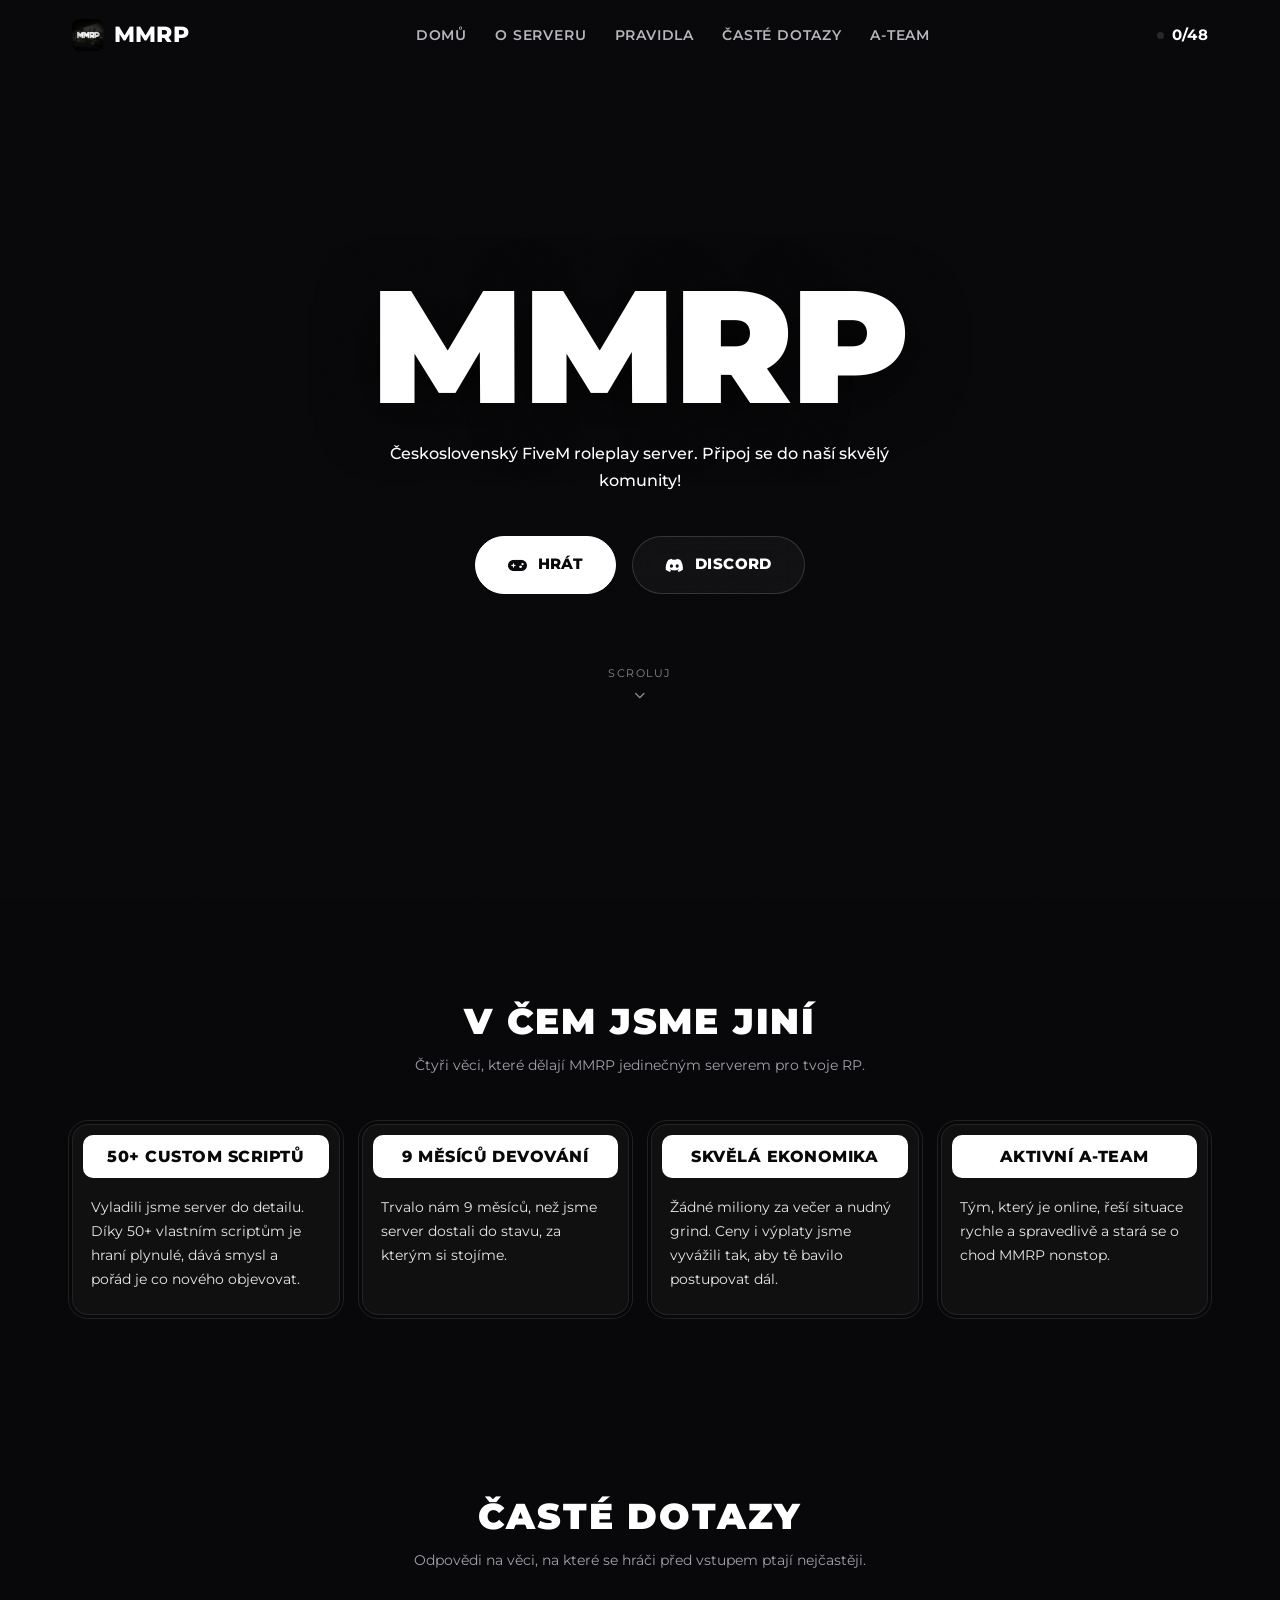
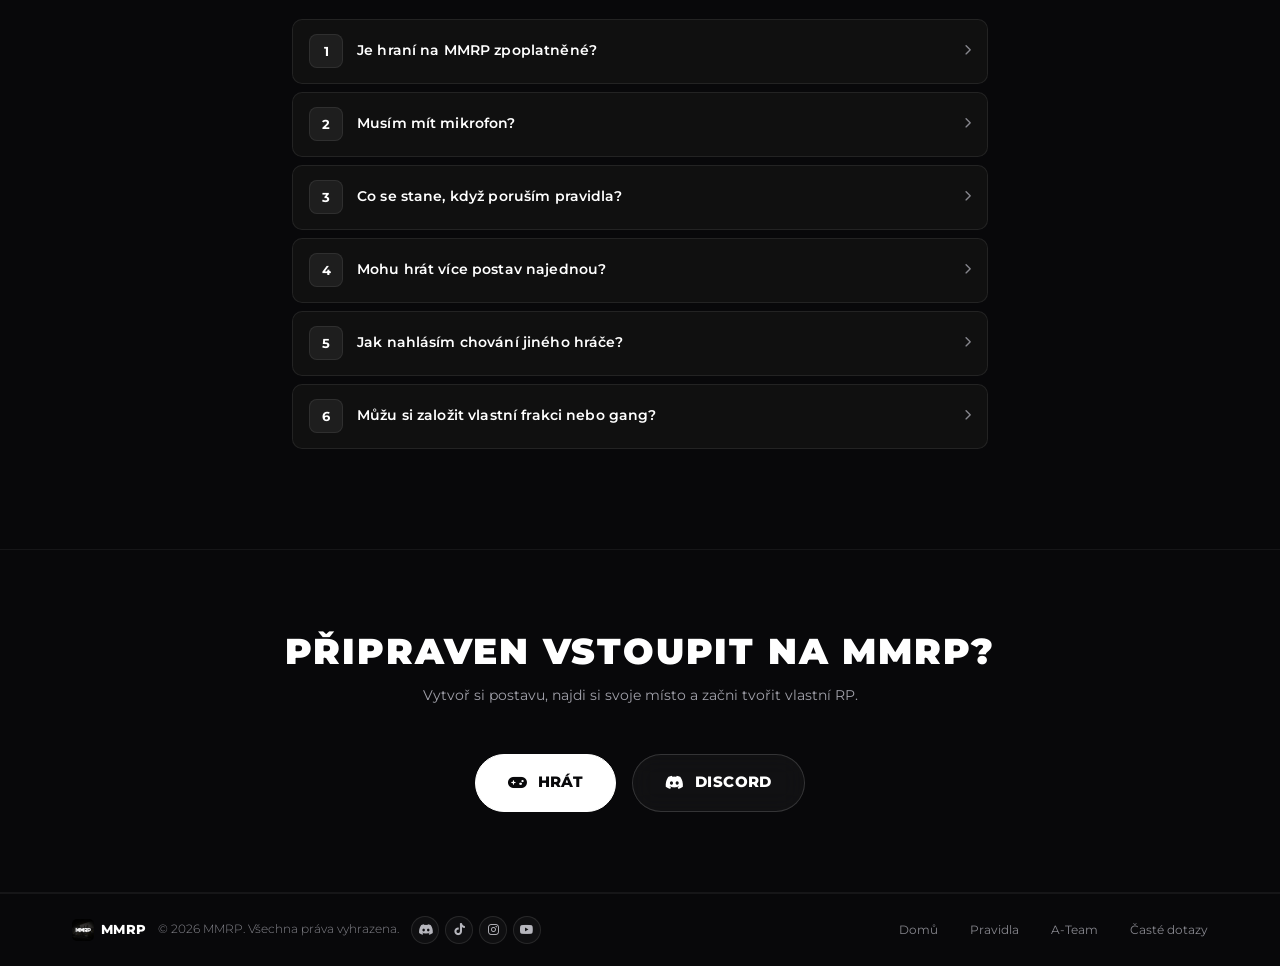
<file: index.html>
<!DOCTYPE html>
<html lang="cs">
<head>
<meta charset="UTF-8">
<meta name="viewport" content="width=device-width, initial-scale=1.0">
<title>MMRP | Československý Roleplay Server</title>
<meta name="description" content="MMRP — český FiveM roleplay server. Vlastní frakce, custom vozový park, živá ekonomika a aktivní A-Team. Vstup do temného srdce Los Santos.">

<link rel="preconnect" href="https://fonts.googleapis.com">
<link rel="preconnect" href="https://fonts.gstatic.com" crossorigin>
<link href="https://fonts.googleapis.com/css2?family=Montserrat:wght@300;400;500;700;800;900&family=JetBrains+Mono:wght@400;500;600;700&display=swap" rel="stylesheet">

<link rel="stylesheet" href="https://cdnjs.cloudflare.com/ajax/libs/font-awesome/6.5.1/css/all.min.css">
<link rel="icon" type="image/png" href="favicon.png">
<link rel="stylesheet" href="style.css">
</head>
<body>
<nav class="nav" id="nav">
  <div class="nav-inner">
    <a href="#home" class="logo">
      <img src="logo.webp" alt="" class="logo-icon">
      MMRP
    </a>

    <div class="nav-links" id="navLinks">
      <a href="#home">Domů</a>
      <a href="#o-serveru">O serveru</a>
      <a href="pravidla.html">Pravidla</a>
      <a href="#faq">Časté dotazy</a>
      <a href="tym.html">A-Team</a>
    </div>

    <div class="nav-right">
      <span class="player-count" id="playerCount">
        <span class="live-dot js-status-dot"></span><span class="js-player-count">0/48</span>
      </span>

      <button class="nav-toggle" id="navToggle" aria-label="Otevřít menu" aria-expanded="false">
        <span class="nav-toggle-bar"></span>
        <span class="nav-toggle-bar"></span>
        <span class="nav-toggle-bar"></span>
      </button>
    </div>
  </div>
</nav>

<header class="hero" id="home">
  <div class="hero-video-wrap" aria-hidden="true">
    <div class="hero-video-cover"></div>
    <video
      class="hero-video"
      src="backroundvideo.mp4"
      autoplay
      muted
      loop
      playsinline
      preload="auto"
    ></video>
  </div>

  <div class="hero-content">
    <h1 class="hero-title">MMRP</h1>
    <p class="hero-desc">
      Československý FiveM roleplay server. Připoj se do naší skvělý komunity!
    </p>

    <div class="btn-row">
      <a href="https://cfx.re/join/qqqq3jp" class="btn btn--primary">
        <i class="fa-solid fa-gamepad"></i> Hrát
      </a>
      <a href="https://discord.gg/dqZ7HvwFc6" target="_blank" rel="noopener" class="btn btn--ghost">
        <i class="fa-brands fa-discord"></i> Discord
      </a>
    </div>

    <div class="scroll-cue">
      <span>Scroluj</span>
      <i class="fa-solid fa-chevron-down"></i>
    </div>
  </div>
</header>

<section class="section section--features" id="o-serveru">
  <div class="container">
    <div class="section-head section-head--center reveal">
      <h2 class="section-title">V čem jsme jiní</h2>
      <p class="section-desc">Čtyři věci, které dělají MMRP jedinečným serverem pro tvoje RP.</p>
    </div>

    <div class="features-grid">
      <div class="glass-card feature-card reveal">
        <div class="feature-card-head">
          <h3 class="feature-title">50+ Custom scriptů</h3>
        </div>
        <p class="feature-desc">Vyladili jsme server do detailu. Díky 50+ vlastním scriptům je hraní plynulé, dává smysl a pořád je co nového objevovat.</p>
      </div>

      <div class="glass-card feature-card reveal">
        <div class="feature-card-head">
          <h3 class="feature-title">9 měsíců devování</h3>
        </div>
        <p class="feature-desc">Trvalo nám 9 měsíců, než jsme server dostali do stavu, za kterým si stojíme.</p>
      </div>

      <div class="glass-card feature-card reveal">
        <div class="feature-card-head">
          <h3 class="feature-title">Skvělá ekonomika</h3>
        </div>
        <p class="feature-desc">Žádné miliony za večer a nudný grind. Ceny i výplaty jsme vyvážili tak, aby tě bavilo postupovat dál.</p>
      </div>

      <div class="glass-card feature-card reveal">
        <div class="feature-card-head">
          <h3 class="feature-title">Aktivní A-Team</h3>
        </div>
        <p class="feature-desc">Tým, který je online, řeší situace rychle a spravedlivě a stará se o chod MMRP nonstop.</p>
      </div>
    </div>
  </div>
</section>

<section class="section section--faq" id="faq">
  <div class="container container--narrow">
    <div class="section-head section-head--center reveal">
      <h2 class="section-title">Časté dotazy</h2>
      <p class="section-desc">Odpovědi na věci, na které se hráči před vstupem ptají nejčastěji.</p>
    </div>

    <div class="faq-list reveal">
      <div class="faq-item">
        <button class="faq-question" type="button">
          <span class="faq-num">1</span>
          <span class="faq-question-text">Je hraní na MMRP zpoplatněné?</span>
          <i class="fa-solid fa-chevron-right"></i>
        </button>
        <div class="faq-answer"><div class="faq-answer-inner">Vůbec, hraní nic nestojí. Časem sice plánujeme otevřít store, ale v základu je a bude server pro všechny zdarma. Více informací máme na Discordu.</div></div>
      </div>
      <div class="faq-item">
        <button class="faq-question" type="button">
          <span class="faq-num">2</span>
          <span class="faq-question-text">Musím mít mikrofon?</span>
          <i class="fa-solid fa-chevron-right"></i>
        </button>
        <div class="faq-answer"><div class="faq-answer-inner">Ano, funkční mikrofon fakt potřebuješ. Naše RP je založené na mluvení s ostatními, takže se bez něj neobejdeš.</div></div>
      </div>
      <div class="faq-item">
        <button class="faq-question" type="button">
          <span class="faq-num">3</span>
          <span class="faq-question-text">Co se stane, když poruším pravidla?</span>
          <i class="fa-solid fa-chevron-right"></i>
        </button>
        <div class="faq-answer"><div class="faq-answer-inner">Závisí to na závažnosti přestupku. A-Tým dává podle situace warn, kick nebo ban. Přesné znění pravidel si můžeš přečíst v záložce Pravidla.</div></div>
      </div>
      <div class="faq-item">
        <button class="faq-question" type="button">
          <span class="faq-num">4</span>
          <span class="faq-question-text">Mohu hrát více postav najednou?</span>
          <i class="fa-solid fa-chevron-right"></i>
        </button>
        <div class="faq-answer"><div class="faq-answer-inner">Jo, momentálně můžeš hrát za 2 postavy najednou. Můžeš si tak zkusit třeba legál i ilegál zároveň.</div></div>
      </div>
      <div class="faq-item">
        <button class="faq-question" type="button">
          <span class="faq-num">5</span>
          <span class="faq-question-text">Jak nahlásím chování jiného hráče?</span>
          <i class="fa-solid fa-chevron-right"></i>
        </button>
        <div class="faq-answer"><div class="faq-answer-inner">Jednoduše přes ticket. Otevři si ho buď přímo na serveru, nebo na Discordu, popiš situaci a A-Tým se ti na to podívá.</div></div>
      </div>
      <div class="faq-item">
        <button class="faq-question" type="button">
          <span class="faq-num">6</span>
          <span class="faq-question-text">Můžu si založit vlastní frakci nebo gang?</span>
          <i class="fa-solid fa-chevron-right"></i>
        </button>
        <div class="faq-answer"><div class="faq-answer-inner">Jasně! Podmínkou ale je, abys měl ty i tvoji lidi schválený whitelist. Ať už chceš vlastní frakci založit, nebo se k někomu přidat. Víc info máme na Discordu.</div></div>
      </div>
    </div>
  </div>
</section>

<section class="cta-band">
  <div class="container">
    <div class="section-head reveal">
      <h2 class="section-title">Připraven vstoupit na MMRP?</h2>
      <p class="section-desc">Vytvoř si postavu, najdi si svoje místo a začni tvořit vlastní RP.</p>
    </div>
    <div class="btn-row reveal">
      <a href="https://cfx.re/join/qqqq3jp" class="btn btn--primary">
        <i class="fa-solid fa-gamepad"></i> Hrát
      </a>
      <a href="https://discord.gg/dqZ7HvwFc6" target="_blank" rel="noopener" class="btn btn--ghost">
        <i class="fa-brands fa-discord"></i> Discord
      </a>
    </div>
  </div>
</section>

<footer class="footer">
  <div class="container">
    <div class="footer-bar">
      <div class="footer-brand">
        <a href="#home" class="footer-logo">
          <img src="logo.webp" alt="" class="logo-icon">
          <span>MMRP</span>
        </a>
        <span class="footer-copy">&copy; <span id="year"></span> MMRP. Všechna práva vyhrazena.</span>
        <div class="footer-socials">
          <a href="https://discord.gg/dqZ7HvwFc6" target="_blank" rel="noopener" aria-label="Discord"><i class="fa-brands fa-discord"></i></a>
          <a href="https://www.tiktok.com/@mmrp.server" target="_blank" rel="noopener" aria-label="TikTok"><i class="fa-brands fa-tiktok"></i></a>
          <a href="https://www.instagram.com/mmrp.server" target="_blank" rel="noopener" aria-label="Instagram"><i class="fa-brands fa-instagram"></i></a>
          <a href="https://youtube.com/@mmrp.server" target="_blank" rel="noopener" aria-label="YouTube"><i class="fa-brands fa-youtube"></i></a>
        </div>
      </div>
      <nav class="footer-bar-links" aria-label="Patička">
        <a href="#home">Domů</a>
        <a href="pravidla.html">Pravidla</a>
        <a href="tym.html">A-Team</a>
        <a href="#faq">Časté dotazy</a>
      </nav>
    </div>
  </div>
</footer>

<script src="script.js" defer></script>
</body>
</html>
</file>
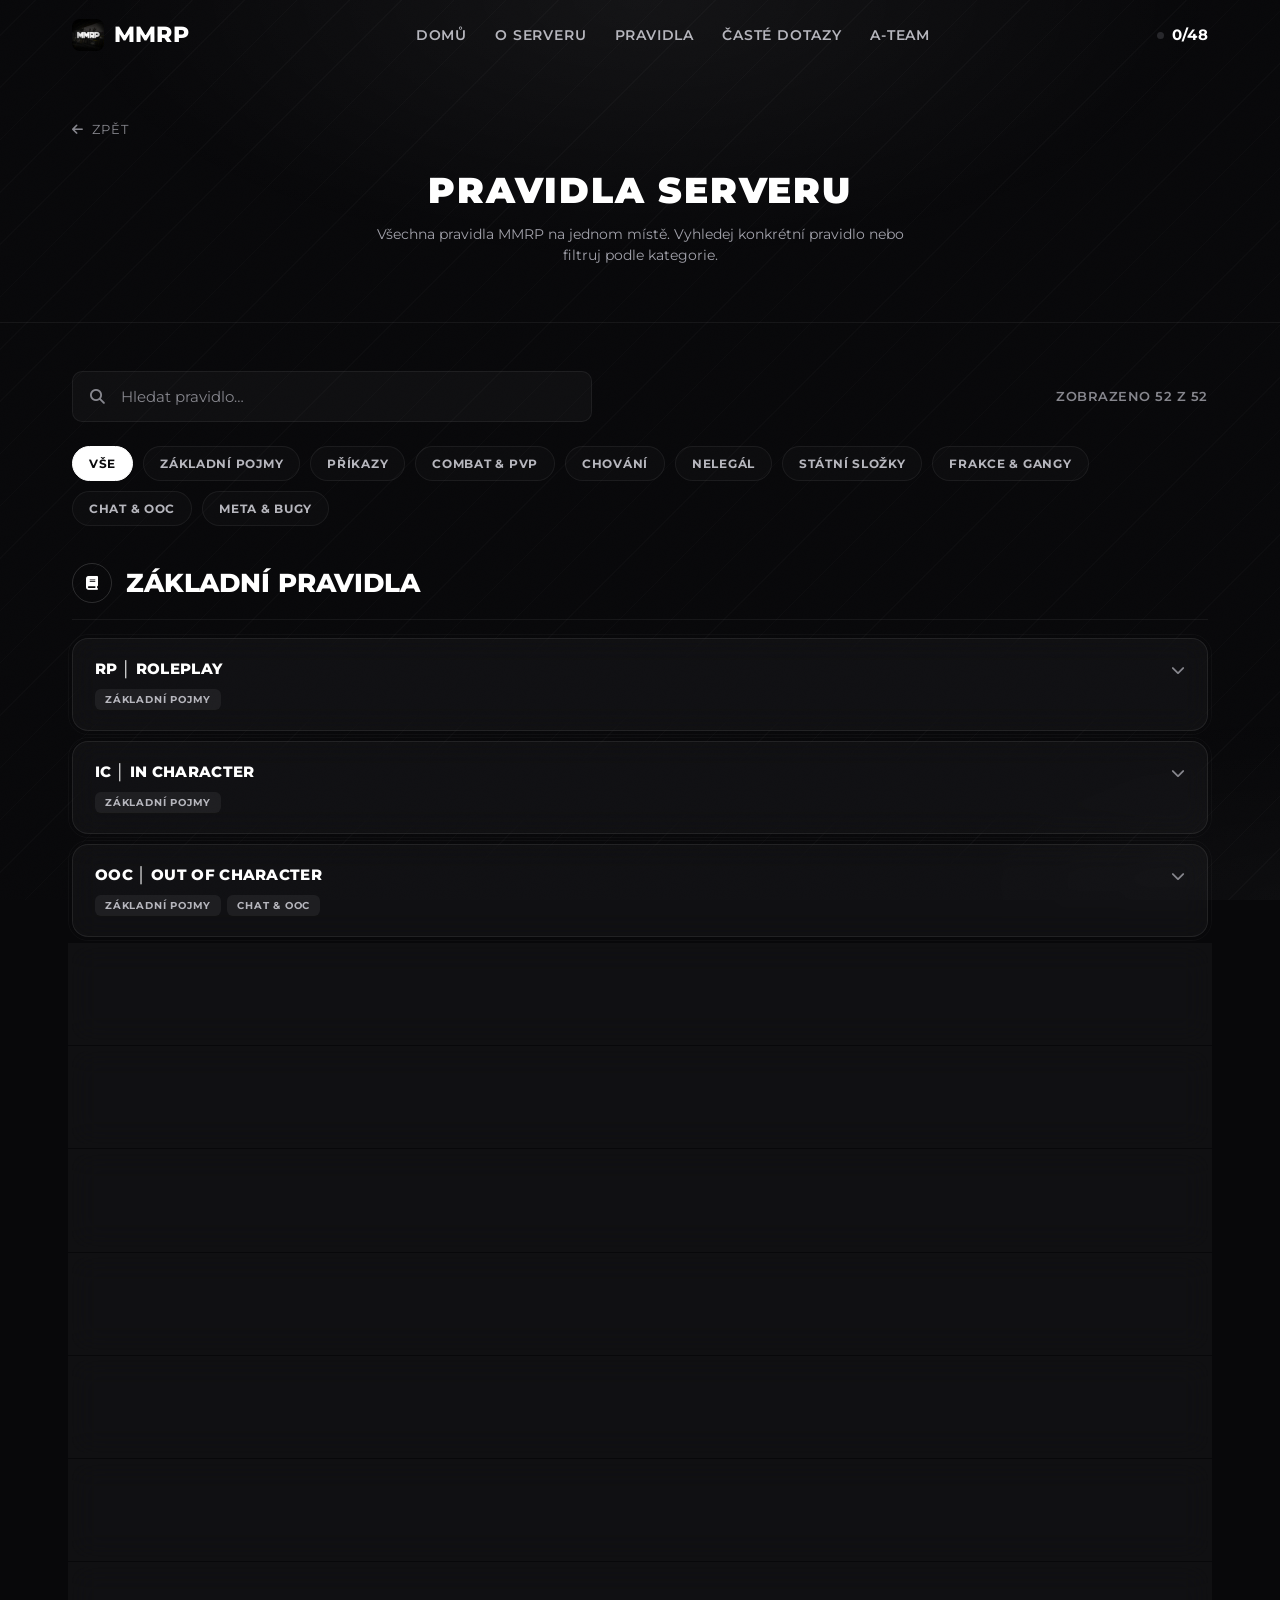
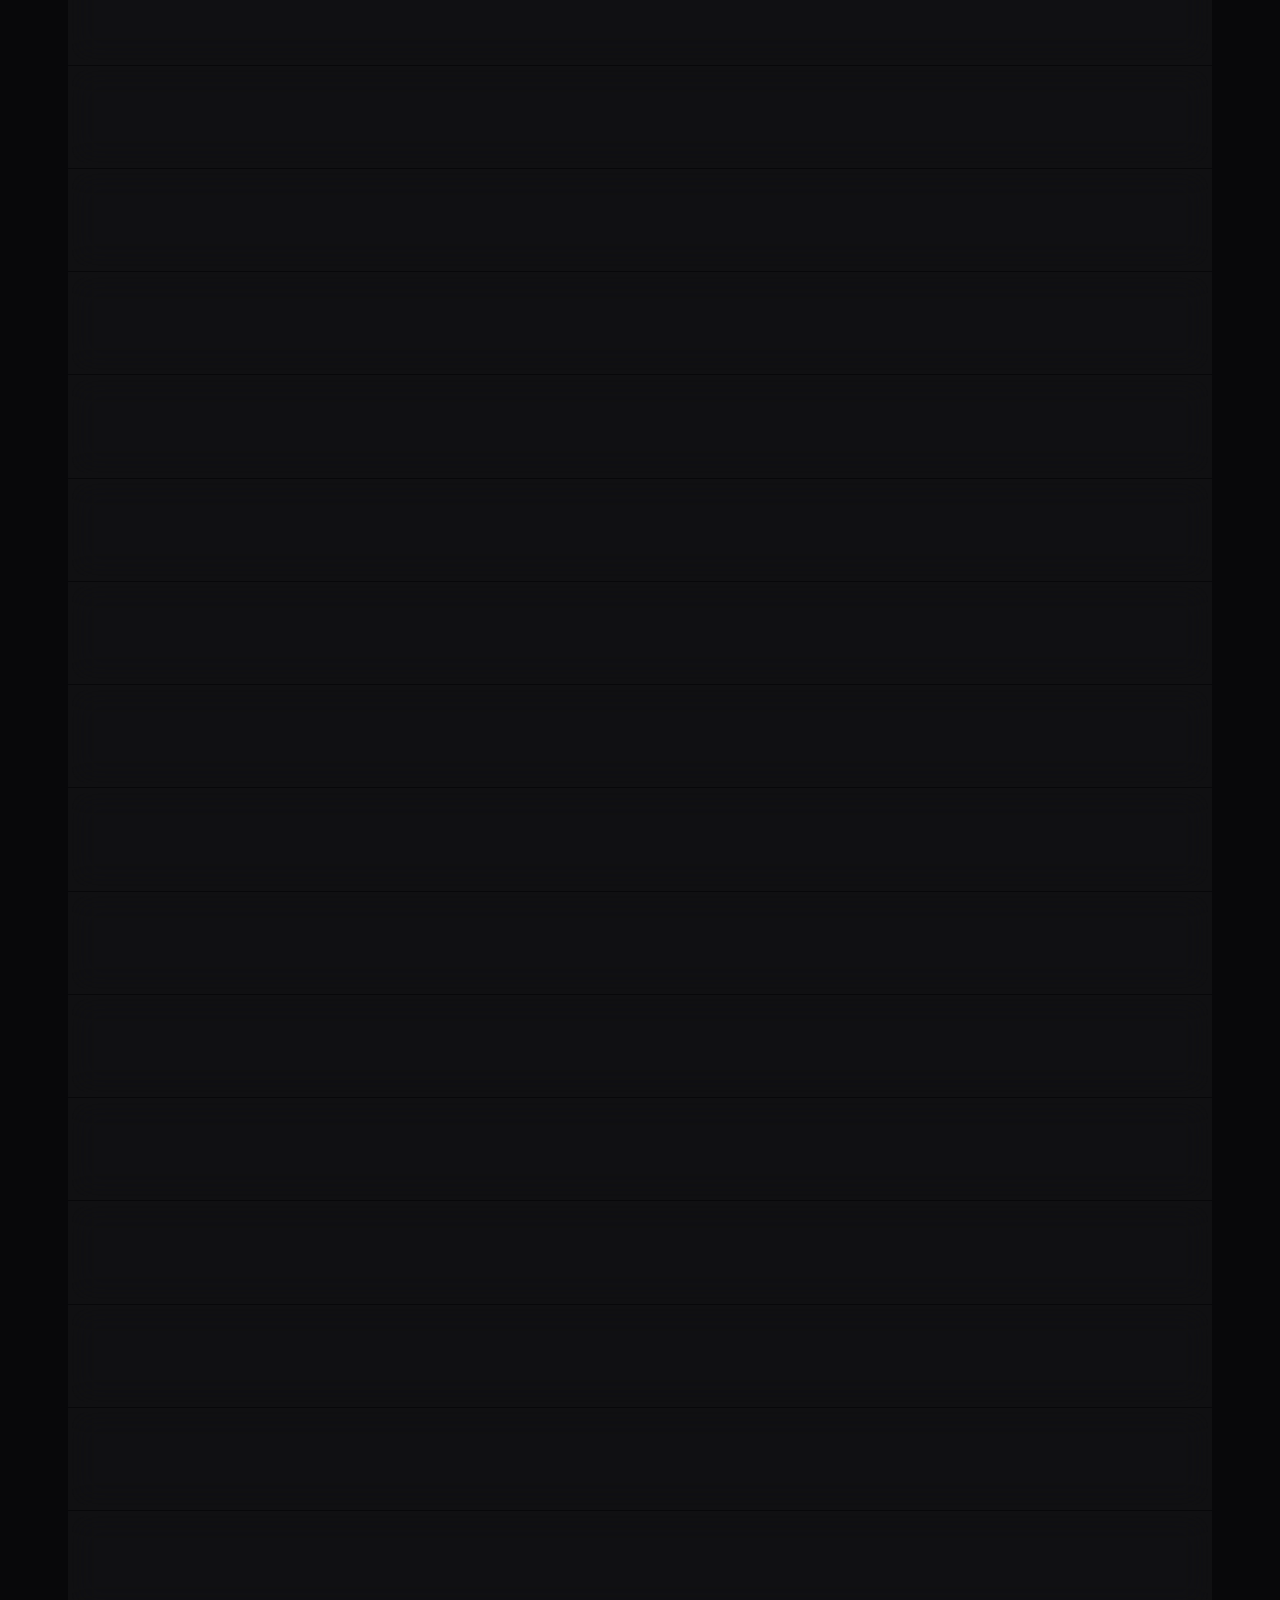
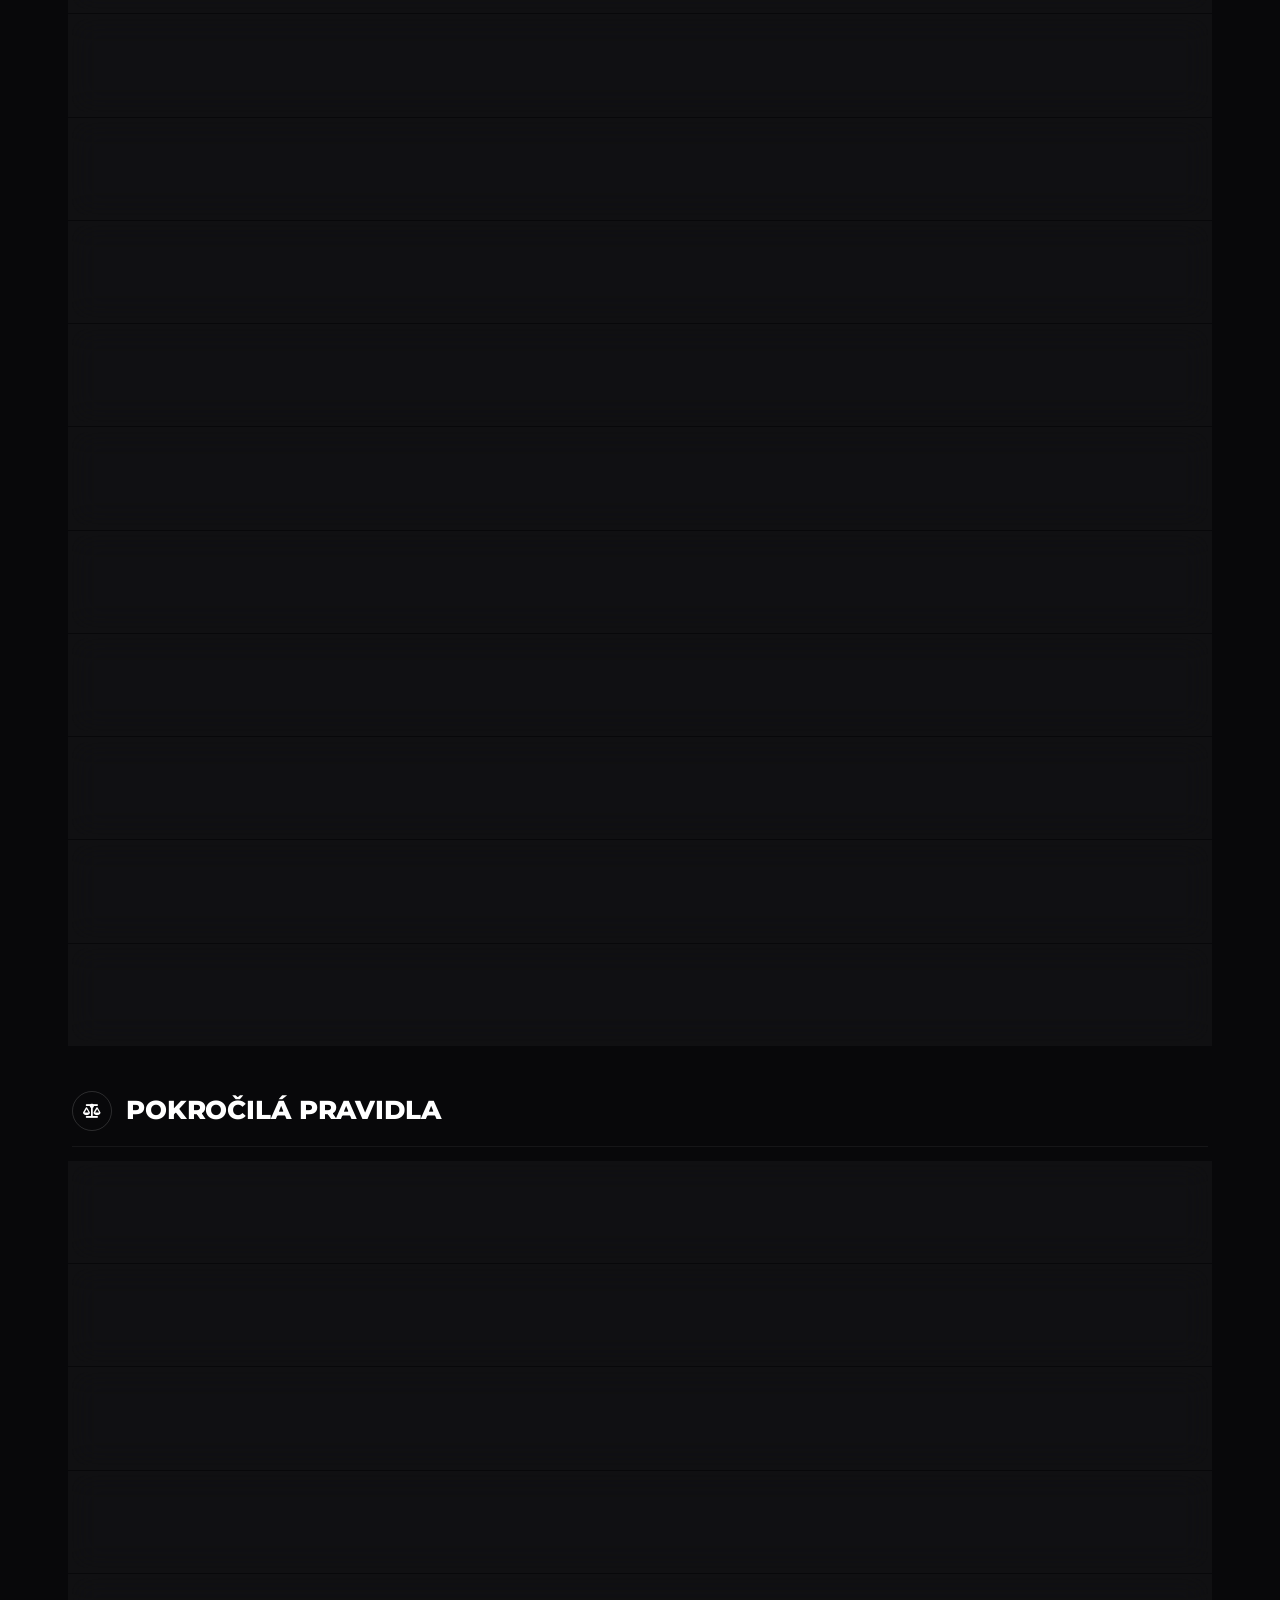
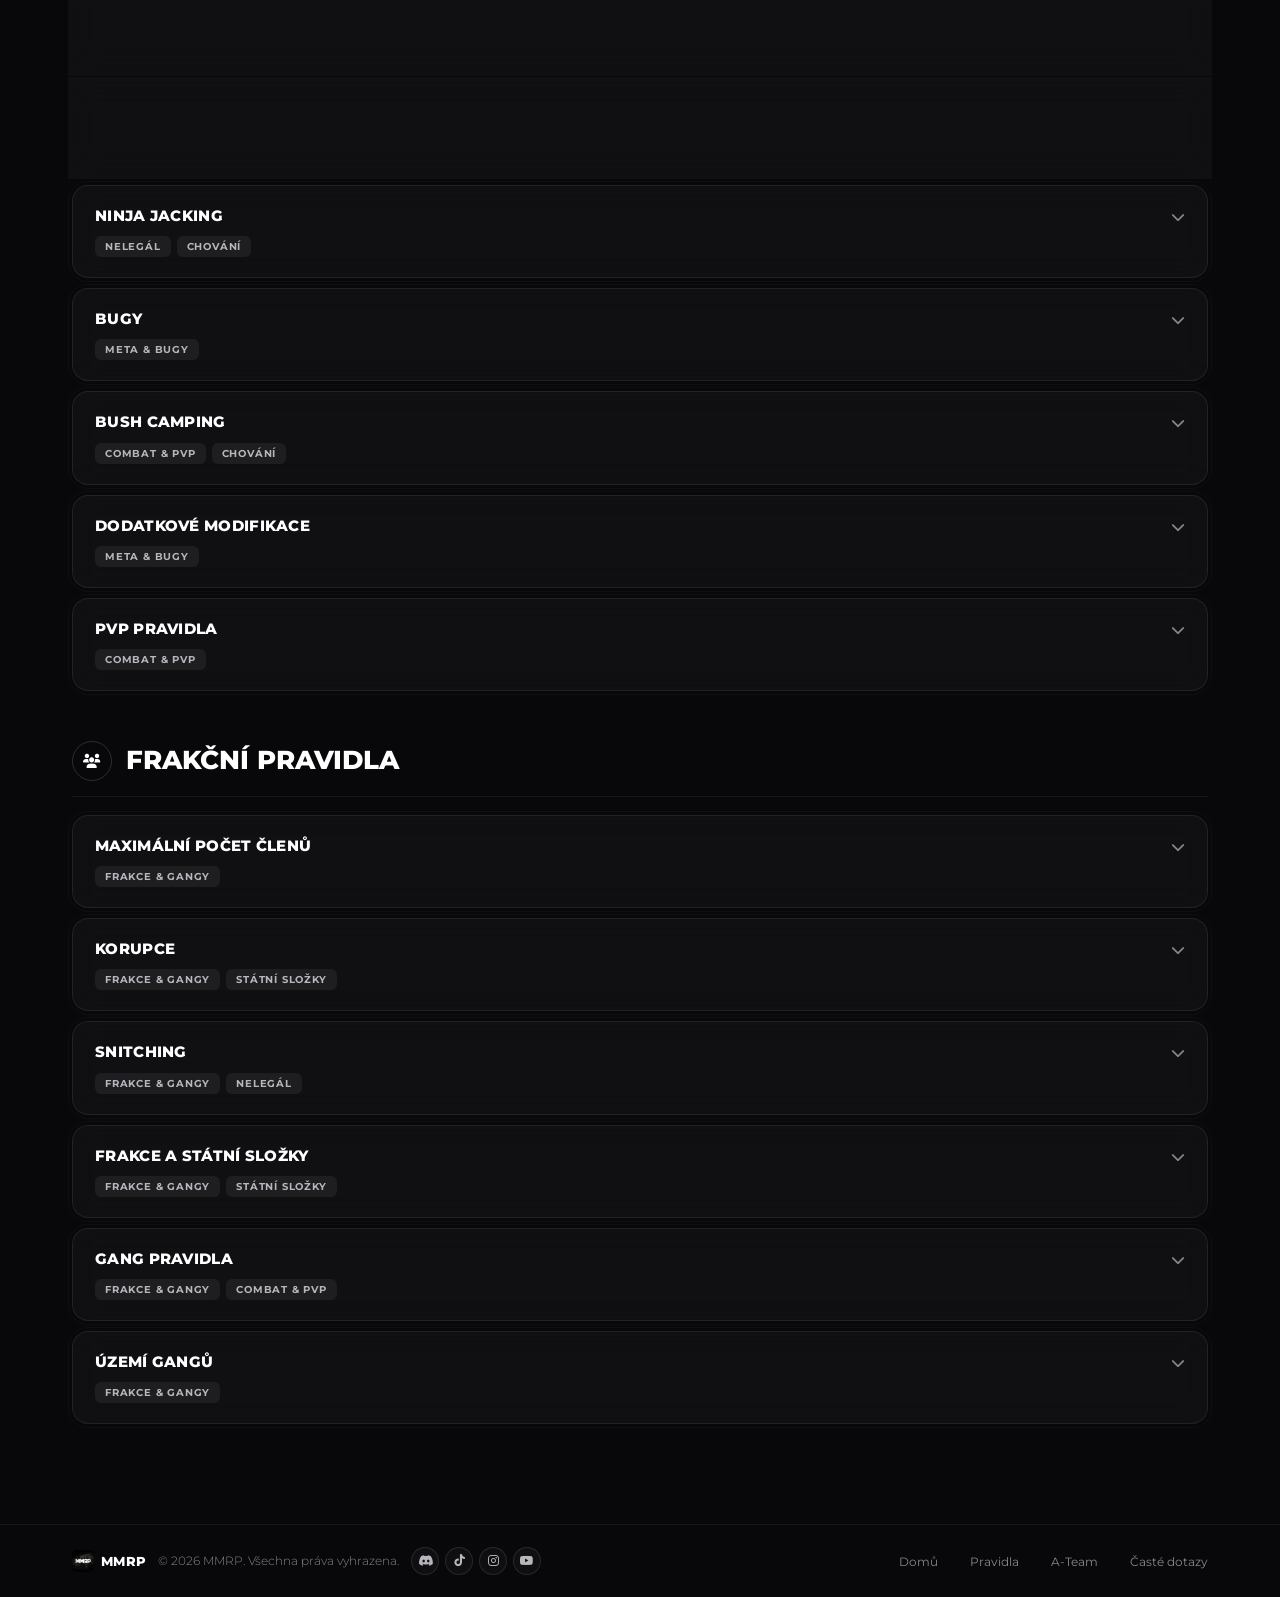
<file: pravidla.html>
<!DOCTYPE html>
<html lang="cs">
<head>
<meta charset="UTF-8">
<meta name="viewport" content="width=device-width, initial-scale=1.0">
<title>Pravidla serveru | MMRP</title>
<meta name="description" content="Kompletní pravidla FiveM roleplay serveru MMRP — vyhledávání, kategorie a tagy.">

<link rel="preconnect" href="https://fonts.googleapis.com">
<link rel="preconnect" href="https://fonts.gstatic.com" crossorigin>
<link href="https://fonts.googleapis.com/css2?family=Montserrat:wght@300;400;500;700;800;900&family=JetBrains+Mono:wght@400;500;600;700&display=swap" rel="stylesheet">
<link rel="stylesheet" href="https://cdnjs.cloudflare.com/ajax/libs/font-awesome/6.5.1/css/all.min.css">
<link rel="icon" type="image/png" href="favicon.png">
<link rel="stylesheet" href="style.css">
</head>
<body>
<nav class="nav" id="nav">
  <div class="nav-inner">
    <a href="index.html" class="logo">
      <img src="logo.webp" alt="" class="logo-icon">
      MMRP
    </a>

    <div class="nav-links" id="navLinks">
      <a href="index.html#home">Domů</a>
      <a href="index.html#o-serveru">O serveru</a>
      <a href="pravidla.html">Pravidla</a>
      <a href="index.html#faq">Časté dotazy</a>
      <a href="tym.html">A-Team</a>
    </div>

    <div class="nav-right">
      <span class="player-count" id="playerCount">
        <span class="live-dot js-status-dot"></span><span class="js-player-count">0/48</span>
      </span>

      <button class="nav-toggle" id="navToggle" aria-label="Otevřít menu" aria-expanded="false">
        <span class="nav-toggle-bar"></span>
        <span class="nav-toggle-bar"></span>
        <span class="nav-toggle-bar"></span>
      </button>
    </div>
  </div>
</nav>

<header class="page-hero page-hero--center">
  <div class="container">
    <a href="index.html" class="back-link"><i class="fa-solid fa-arrow-left"></i> Zpět</a>
    <div class="section-head">
      <h1 class="page-title">Pravidla serveru</h1>
      <p class="page-lead">Všechna pravidla MMRP na jednom místě. Vyhledej konkrétní pravidlo nebo filtruj podle kategorie.</p>
    </div>
  </div>
</header>

<section class="section rules-page">
  <div class="container">
    <div class="rules-toolbar reveal">
      <div class="rules-search-wrap">
        <i class="fa-solid fa-magnifying-glass"></i>
        <input type="search" class="rules-search" id="rulesSearch" placeholder="Hledat pravidlo…" autocomplete="off">
      </div>
      <p class="rules-count" id="rulesCount">Načítám pravidla…</p>
    </div>

    <div class="rules-tags reveal" id="rulesTags"></div>

    <div class="rules-results reveal" id="rulesResults">
      <p class="rules-status" id="rulesStatus">Načítám pravidla…</p>
    </div>
  </div>
</section>

<footer class="footer">
  <div class="container">
    <div class="footer-bar">
      <div class="footer-brand">
        <a href="index.html" class="footer-logo">
          <img src="logo.webp" alt="" class="logo-icon">
          <span>MMRP</span>
        </a>
        <span class="footer-copy">&copy; <span id="year"></span> MMRP. Všechna práva vyhrazena.</span>
        <div class="footer-socials">
          <a href="https://discord.gg/dqZ7HvwFc6" target="_blank" rel="noopener" aria-label="Discord"><i class="fa-brands fa-discord"></i></a>
          <a href="#" target="_blank" rel="noopener" aria-label="TikTok"><i class="fa-brands fa-tiktok"></i></a>
          <a href="#" target="_blank" rel="noopener" aria-label="Instagram"><i class="fa-brands fa-instagram"></i></a>
          <a href="#" target="_blank" rel="noopener" aria-label="YouTube"><i class="fa-brands fa-youtube"></i></a>
        </div>
      </div>
      <nav class="footer-bar-links" aria-label="Patička">
        <a href="index.html">Domů</a>
        <a href="pravidla.html">Pravidla</a>
        <a href="tym.html">A-Team</a>
        <a href="index.html#faq">Časté dotazy</a>
      </nav>
    </div>
  </div>
</footer>

<script src="script.js" defer></script>
</body>
</html>
</file>
<file: style.css>
/* ============================================================
   MMRP — Český FiveM Roleplay Server
   Design: hluboká černá / bílá, glassmorphism, "reflektor ve tmě"
   ============================================================ */

:root{
  /* --- Barvy --- */
  --bg:            #08080a;
  --bg-elevated:   #0c0c0f;
  --card:          #101013;
  --card-hover:    #17171b;
  --white:         #ffffff;
  --gray-100:      #e7e7ea;
  --gray-300:      #b6b6bd;
  --gray-500:      #86868d;
  --gray-700:      #3c3c41;
  --border:        rgba(255,255,255,0.06);
  --border-strong: rgba(255,255,255,0.15);
  --glow:          rgba(255,255,255,0.14);

  /* --- Typografie --- */
  --font-display: 'Montserrat', sans-serif;
  --font-body:    'Montserrat', sans-serif;
  --font-mono:    'JetBrains Mono', monospace;

  /* --- Rozvržení --- */
  --nav-height: 72px;
  --content-max: 1200px;
  --content-pad: 32px;
  --content-narrow: 760px;
  --radius-sm: 10px;
  --radius-md: 16px;
  --radius-lg: 24px;
  --ease: cubic-bezier(.16,.84,.44,1);
}

*,*::before,*::after{ box-sizing:border-box; margin:0; padding:0; }

html{
  scroll-behavior:smooth;
  background:var(--bg);
}

body{
  font-family:var(--font-body);
  font-weight:400;
  background:var(--bg);
  color:var(--white);
  line-height:1.65;
  overflow-x:hidden;
  position:relative;
  -webkit-font-smoothing:antialiased;
}

/* Diagonální vzorec + jemné světlo — glassy atmosféra */
body::before{
  content:'';
  position:fixed;
  inset:0;
  background:
    repeating-linear-gradient(
      -45deg,
      transparent,
      transparent 36px,
      rgba(255,255,255,.018) 36px,
      rgba(255,255,255,.018) 37px
    ),
    radial-gradient(ellipse 70% 45% at 50% 0%, rgba(255,255,255,.05), transparent 65%),
    radial-gradient(ellipse 50% 35% at 100% 100%, rgba(255,255,255,.025), transparent 60%);
  pointer-events:none;
  z-index:0;
}

body::after{
  content:'';
  position:fixed;
  inset:0;
  z-index:999;
  pointer-events:none;
  opacity:.025;
  mix-blend-mode:overlay;
  background-image:url("data:image/svg+xml,%3Csvg xmlns='http://www.w3.org/2000/svg' width='140' height='140'%3E%3Cfilter id='n'%3E%3CfeTurbulence type='fractalNoise' baseFrequency='0.85' numOctaves='2' stitchTiles='stitch'/%3E%3C/filter%3E%3Crect width='100%25' height='100%25' filter='url(%23n)'/%3E%3C/svg%3E");
}

img{ max-width:100%; display:block; }
a{ color:inherit; text-decoration:none; }
ul{ list-style:none; }
button{ font-family:inherit; cursor:pointer; border:none; background:none; color:inherit; }

::selection{ background:var(--white); color:var(--bg); }

/* Přístupnost: viditelný focus */
a:focus-visible, button:focus-visible{
  outline:2px solid var(--white);
  outline-offset:4px;
  border-radius:4px;
}

/* Respekt k redukovanému pohybu */
@media (prefers-reduced-motion: reduce){
  *{ animation-duration:0.01ms !important; animation-iteration-count:1 !important; transition-duration:0.01ms !important; scroll-behavior:auto !important; }
}

.container{
  width:100%;
  max-width:var(--content-max);
  margin:0 auto;
  padding:0 var(--content-pad);
}

.container--narrow{
  max-width:var(--content-narrow);
}

.section--tight-top{
  padding-top:0;
}

.section{
  position:relative;
  padding:100px 0;
  z-index:1;
}

.section-head{
  text-align:center;
  margin-bottom:48px;
}

.section-head--left{
  text-align:left;
}

.section-head--left .section-desc{
  margin-left:0;
  margin-right:0;
}

.section-head--center .section-desc{
  margin-left:auto;
  margin-right:auto;
}

.eyebrow{
  display:inline-flex;
  align-items:center;
  gap:10px;
  font-family:var(--font-display);
  font-size:12.5px;
  letter-spacing:.18em;
  text-transform:uppercase;
  color:var(--gray-500);
  margin-bottom:18px;
}
.eyebrow::before{
  content:'';
  width:22px; height:1px;
  background:var(--gray-500);
}

.section-title{
  font-family:var(--font-display);
  font-weight:900;
  font-size:clamp(24px, 4vw, 36px);
  letter-spacing:.05em;
  line-height:1.2;
  text-transform:uppercase;
  color:var(--white);
  margin-bottom:12px;
}

.section-desc{
  font-family:var(--font-display);
  color:#a1a1aa;
  font-weight:400;
  font-size:clamp(12px, 1.4vw, 14px);
  max-width:560px;
  margin:0 auto;
  line-height:1.5;
}

/* --- Scroll reveal --- */
.reveal{
  opacity:0;
  transform:translateY(28px);
  transition:opacity .8s var(--ease), transform .8s var(--ease);
}
.reveal.is-visible{
  opacity:1;
  transform:translateY(0);
}

/* ============================== */
/* Tlačítka                        */
/* ============================== */
.btn{
  position:relative;
  display:inline-flex;
  align-items:center;
  justify-content:center;
  gap:10px;
  padding:16px 32px;
  font-family:var(--font-display);
  font-weight:800;
  font-size:14.5px;
  letter-spacing:.03em;
  text-transform:uppercase;
  border-radius:999px;
  transition:background .35s var(--ease), box-shadow .35s var(--ease), color .35s var(--ease), border-color .35s var(--ease), opacity .35s var(--ease);
  overflow:hidden;
  white-space:nowrap;
}

.btn i{ font-size:15px; }

.btn--primary{
  background:var(--white);
  color:var(--bg);
  border:1px solid var(--white);
  box-shadow:0 0 0 0 rgba(255,255,255,.5);
}
.btn--primary:hover{
  background:rgba(255,255,255,.92);
  box-shadow:0 8px 24px rgba(255,255,255,.12);
}
.btn--primary:active{ opacity:.9; }

.btn--ghost{
  background:rgba(255,255,255,.04);
  color:var(--white);
  border:1px solid var(--border-strong);
  backdrop-filter:blur(12px);
}
.btn--ghost:hover{
  background:rgba(255,255,255,.08);
  border-color:rgba(255,255,255,.35);
}

.btn-row{
  display:flex;
  flex-wrap:wrap;
  gap:16px;
}

/* ============================== */
/* Navigace                        */
/* ============================== */
.nav{
  position:fixed;
  top:0; left:0; right:0;
  z-index:200;
  height:var(--nav-height);
  display:flex;
  align-items:center;
  background:transparent;
  border-bottom:1px solid transparent;
  transition:background .4s var(--ease), border-color .4s var(--ease), backdrop-filter .4s var(--ease);
}
.nav.scrolled{
  background:rgba(8,8,10,.55);
  backdrop-filter:blur(20px) saturate(160%);
  border-bottom:1px solid var(--border);
}

.nav-inner{
  width:100%;
  max-width:var(--content-max);
  margin:0 auto;
  padding:0 var(--content-pad);
  display:grid;
  grid-template-columns:auto 1fr auto;
  align-items:center;
  gap:clamp(16px, 2vw, 28px);
}

.logo{
  font-family:var(--font-display);
  font-weight:800;
  font-size:22px;
  letter-spacing:.01em;
  display:flex;
  align-items:center;
  gap:10px;
  transition:opacity .3s ease;
}
.logo:hover{ opacity:.85; }
.logo-icon{
  width:32px; height:32px;
  border-radius:8px;
  object-fit:cover;
  flex-shrink:0;
}

.nav-links{
  display:flex;
  align-items:center;
  justify-content:center;
  flex-wrap:nowrap;
  gap:clamp(18px, 2.2vw, 34px);
}
.nav-links a{
  font-size:13.5px;
  font-weight:600;
  letter-spacing:.06em;
  text-transform:uppercase;
  color:var(--gray-300);
  position:relative;
  padding:6px 0;
  transition:color .3s ease;
}
.nav-links a::after{
  content:'';
  position:absolute;
  left:0; bottom:0;
  width:0%; height:1px;
  background:var(--white);
  transition:width .35s var(--ease);
}
.nav-links a:hover{ color:var(--white); }
.nav-links a:hover::after{ width:100%; }

.nav-right{
  display:flex;
  align-items:center;
  gap:18px;
}

.player-count{
  display:flex;
  align-items:center;
  font-family:var(--font-display);
  font-size:15px;
  font-weight:700;
  letter-spacing:.02em;
  color:var(--white);
  white-space:nowrap;
}

.nav-toggle{
  display:none;
  position:relative;
  width:40px;
  height:40px;
  color:var(--white);
  z-index:210;
}
.nav-toggle-bar{
  display:block;
  position:absolute;
  left:50%;
  width:22px;
  height:2px;
  border-radius:2px;
  background:currentColor;
  transform:translateX(-50%);
  transition:transform .35s var(--ease), top .35s var(--ease), opacity .25s var(--ease);
}
.nav-toggle-bar:nth-child(1){ top:13px; }
.nav-toggle-bar:nth-child(2){ top:19px; }
.nav-toggle-bar:nth-child(3){ top:25px; }
.nav-toggle.is-open .nav-toggle-bar:nth-child(1){
  top:19px;
  transform:translateX(-50%) rotate(45deg);
}
.nav-toggle.is-open .nav-toggle-bar:nth-child(2){
  opacity:0;
}
.nav-toggle.is-open .nav-toggle-bar:nth-child(3){
  top:19px;
  transform:translateX(-50%) rotate(-45deg);
}

@media (max-width:980px){
  .nav-inner{
    display:flex;
    justify-content:space-between;
  }
  .nav-links{
    position:fixed;
    top:var(--nav-height);
    left:0; right:0;
    flex-direction:column;
    align-items:center;
    gap:0;
    background:rgba(8,8,10,.97);
    backdrop-filter:blur(20px);
    border-bottom:1px solid var(--border);
    max-height:0;
    overflow:hidden;
    transition:max-height .45s var(--ease);
  }
  .nav-links.open{ max-height:400px; }
  .nav-links a{
    width:100%;
    padding:18px 32px;
    border-bottom:1px solid var(--border);
    text-align:center;
  }
  .nav-links a::after{ display:none; }
  .nav-toggle{ display:block; }
}

@media (max-width:420px){
  .player-count{ font-size:14px; }
}

/* ============================== */
/* HERO                            */
/* ============================== */
.hero{
  position:relative;
  min-height:100svh;
  display:flex;
  align-items:center;
  justify-content:center;
  padding-top:var(--nav-height);
  overflow:hidden;
}

/* Video pozadí — lokální soubor, ztlumené overlay gradientem */
.hero-video-wrap{
  position:absolute;
  inset:0;
  z-index:0;
  overflow:hidden;
  pointer-events:none;
}
.hero-video-cover{
  position:absolute;
  inset:0;
  z-index:1;
  background:var(--bg);
  transition:opacity 1.2s var(--ease);
}
.hero-video-wrap.is-ready .hero-video-cover{
  opacity:0;
}
.hero-video{
  position:absolute;
  top:50%;
  left:50%;
  width:100vw;
  height:56.25vw;
  min-width:177.78vh;
  min-height:100vh;
  object-fit:cover;
  transform:translate(-50%, -50%) scale(1.18);
  pointer-events:none;
  filter:saturate(.8) brightness(.55) contrast(1.05);
}
.hero-video-wrap::after{
  content:'';
  position:absolute;
  inset:0;
  z-index:2;
  background:
    radial-gradient(ellipse 90% 70% at 50% 40%, transparent 30%, rgba(8,8,10,.55) 100%),
    linear-gradient(180deg, rgba(8,8,10,.72) 0%, rgba(8,8,10,.35) 40%, rgba(8,8,10,.55) 75%, var(--bg) 100%);
}

.hero-content{
  position:relative;
  z-index:2;
  text-align:center;
  max-width:800px;
  margin:0 auto;
  padding:0 24px;
}

.hero-title{
  font-family:var(--font-display);
  font-weight:900;
  font-size:clamp(72px, 16vw, 160px);
  line-height:.94;
  letter-spacing:-.01em;
  color:var(--white);
  text-shadow:0 12px 60px rgba(0,0,0,.65);
}

.hero-desc{
  font-size:16px;
  font-weight:500;
  color:var(--white);
  max-width:520px;
  margin:20px auto 42px;
}

.hero .btn-row{
  justify-content:center;
  margin-bottom:70px;
}

.scroll-cue{
  display:flex;
  flex-direction:column;
  align-items:center;
  gap:8px;
  color:var(--gray-500);
  font-family:var(--font-display);
  font-size:11px;
  letter-spacing:.14em;
  text-transform:uppercase;
}
.scroll-cue i{
  animation:bounce 2s ease-in-out infinite;
}
@keyframes bounce{
  0%,100%{ transform:translateY(0); opacity:.5; }
  50%{ transform:translateY(8px); opacity:1; }
}

/* ============================== */
/* Sklo — společná karta            */
/* ============================== */
.glass-card{
  position:relative;
  isolation:isolate;
  background:rgba(255,255,255,.035);
  backdrop-filter:blur(14px) saturate(130%);
  -webkit-backdrop-filter:blur(14px) saturate(130%);
  border:1px solid rgba(255,255,255,.08);
  outline:1px solid rgba(255,255,255,.03);
  outline-offset:3px;
  border-radius:var(--radius-md);
  overflow:hidden;
  transform:translateZ(0);
  transition:border-color .4s var(--ease), outline-color .4s var(--ease), background .4s var(--ease);
}
/* Glow vychází z levého horního rohu a rozlije se přes celou dlaždici
   (jen transform + opacity → plynulé, GPU-akcelerované) */
.glass-card::before{
  content:'';
  position:absolute;
  top:0; left:0;
  width:180%;
  aspect-ratio:1;
  background:radial-gradient(
    circle at 0 0,
    rgba(var(--glow-color, 255, 255, 255), 0.16),
    rgba(var(--glow-color, 255, 255, 255), 0.05) 45%,
    transparent 72%
  );
  opacity:0;
  transform:translate(-18%, -18%) scale(.3);
  transform-origin:top left;
  transition:opacity .45s var(--ease), transform .9s var(--ease);
  pointer-events:none;
  z-index:0;
}
.glass-card > * {
  position:relative;
  z-index:1;
}
.glass-card:hover{
  transform:translateZ(0);
  border-color:rgba(255,255,255,.14);
  outline-color:rgba(255,255,255,.06);
  background:rgba(255,255,255,.05);
  box-shadow:none;
}
.glass-card:hover::before{
  opacity:1;
  transform:translate(-18%, -18%) scale(1);
}

/* ============================== */
/* STATISTIKY SMAZÁNY */
/* ============================== */
.live-dot{
  display:inline-block;
  width:7px; height:7px;
  border-radius:50%;
  background:var(--white);
  margin-right:8px;
  animation:pulse 1.8s ease-in-out infinite;
}
@keyframes pulse{
  0%,100%{ opacity:1; box-shadow:0 0 0 0 rgba(255,255,255,.5); }
  50%{ opacity:.4; box-shadow:0 0 0 6px rgba(255,255,255,0); }
}

/* Stav "server offline" — nastaveno automaticky přes JS (třída is-offline) */
.live-dot.is-offline{
  background:var(--gray-700);
  animation:none;
  opacity:.6;
}

/* ============================== */
/* O SERVERU / FEATURES            */
/* ============================== */
.section--features .features-grid{
  width:100%;
  margin:0;
}

.features-grid{
  display:grid;
  grid-template-columns:repeat(4, 1fr);
  gap:20px;
  align-items:stretch;
}

.feature-card{
  padding:0;
  display:flex;
  flex-direction:column;
  height:100%;
  outline-color:rgba(255,255,255,.1);
  background:#101010;
  backdrop-filter:none;
  -webkit-backdrop-filter:none;
}

.feature-card-head{
  display:flex;
  align-items:center;
  justify-content:center;
  min-height:0;
  margin:10px 10px 0;
  padding:12px 10px;
  background:var(--white);
  border-radius:10px;
  text-align:center;
}

.feature-icon{
  width:52px; height:52px;
  border-radius:14px;
  background:rgba(255,255,255,.05);
  border:1px solid var(--border);
  display:flex; align-items:center; justify-content:center;
  font-size:19px;
  color:var(--white);
  overflow:visible;
  flex-shrink:0;
  transition:background .35s var(--ease), border-color .35s var(--ease), color .3s var(--ease), box-shadow .35s var(--ease), transform .45s var(--ease);
}
.feature-icon i{
  display:inline-block;
  will-change:transform;
  transform-origin:50% 80%;
  transition:transform .55s var(--ease), color .3s var(--ease);
}
.guide-cta-card:hover .feature-icon{
  background:#ffffff;
  border-color:#ffffff;
  color:#08080a;
  transform:translateY(-2px);
  box-shadow:inset 0 1px 0 rgba(255,255,255,.8), 0 12px 26px rgba(0,0,0,.35);
}
.guide-cta-card:hover .feature-icon i{
  color:#08080a;
  transform:translateY(-8px) translateX(4px) rotate(-16deg) scale(1.16);
}

.feature-card:hover{
  transform:translateZ(0);
  border-color:var(--border);
  outline-color:rgba(255,255,255,.24);
  box-shadow:none;
}
.feature-card:hover::before{
  opacity:0;
  transform:translate(-18%, -18%) scale(.3);
}

.feature-title{
  font-family:var(--font-display);
  font-weight:800;
  font-size:clamp(14px, 1.5vw, 16px);
  line-height:1.2;
  letter-spacing:.03em;
  text-transform:uppercase;
  color:var(--bg);
  margin:0;
  width:100%;
  text-align:center;
}

.feature-desc{
  padding:18px 18px 22px;
  font-size:14px;
  font-weight:400;
  color:var(--gray-100);
  line-height:1.7;
  flex:1;
}

/* ============================== */
/* TÝM                             */
/* ============================== */
.team-page{
  padding-top:calc(var(--nav-height) + 32px);
}

.team-page .back-link{
  margin-bottom:36px;
}

.team-board{
  display:flex;
  flex-direction:column;
  gap:72px;
}

.team-group{
  width:100%;
}

.team-category-head{
  display:flex;
  align-items:center;
  gap:20px;
  margin-bottom:32px;
}

.team-category-line{
  flex:1;
  height:1px;
  background:linear-gradient(90deg, transparent, rgba(255,255,255,.14), transparent);
}

.team-category-title{
  flex-shrink:0;
  font-family:var(--font-display);
  font-weight:900;
  font-size:clamp(13px, 1.8vw, 15px);
  letter-spacing:.14em;
  text-transform:uppercase;
  color:var(--white);
  white-space:nowrap;
}

.team-grid{
  display:grid;
  grid-template-columns:repeat(2, minmax(0, 1fr));
  gap:14px;
  max-width:760px;
  margin:0 auto;
}

.team-card{
  display:flex;
  flex-direction:column;
  align-items:center;
  text-align:center;
  padding:28px 20px 24px;
  border-radius:12px;
  border:1px solid rgba(255,255,255,.08);
  background:#101010;
  transition:border-color .3s ease, background .3s ease;
}

.team-card:hover{
  border-color:rgba(255,255,255,.16);
  background:#121212;
}

.team-avatar{
  width:72px;
  height:72px;
  border-radius:50%;
  overflow:hidden;
  margin-bottom:18px;
  border:1px solid rgba(255,255,255,.12);
  background:#0a0a0a;
}

.team-avatar img{
  width:100%;
  height:100%;
  object-fit:cover;
}

.team-name{
  font-family:var(--font-display);
  font-size:15px;
  font-weight:700;
  letter-spacing:.01em;
  color:var(--white);
  margin-bottom:12px;
  line-height:1.3;
  word-break:break-word;
}

.team-role{
  display:inline-block;
  padding:7px 14px;
  border-radius:999px;
  background:var(--white);
  color:var(--bg);
  font-family:var(--font-display);
  font-size:10px;
  font-weight:700;
  letter-spacing:.08em;
  text-transform:uppercase;
  line-height:1;
}

.team-status{
  text-align:center;
  color:#a1a1aa;
  font-family:var(--font-display);
  font-size:14px;
  padding:32px 0 48px;
}

@media (max-width:640px){
  .team-board{ gap:56px; }
  .team-grid{
    grid-template-columns:1fr;
    max-width:360px;
  }
  .team-category-head{ gap:14px; }
}

@media (min-width:900px){
  .team-group[data-category="staff"] .team-grid{
    max-width:960px;
    grid-template-columns:repeat(3, minmax(0, 1fr));
  }
}

/* ============================== */
/* FINÁLNÍ CTA PÁS                 */
/* ============================== */
.cta-band{
  position:relative;
  padding:80px 0;
  text-align:center;
  border-top:1px solid var(--border);
  border-bottom:1px solid var(--border);
}

.cta-band .btn-row{ justify-content:center; }

/* ============================== */
/* FOOTER — minimalistický         */
/* ============================== */
.footer{
  padding:22px 0;
  position:relative;
  z-index:1;
  border-top:1px solid var(--border);
}

.footer-bar{
  display:flex;
  align-items:center;
  justify-content:space-between;
  gap:20px;
}

.footer-brand{
  display:flex;
  align-items:center;
  gap:12px;
  flex-wrap:wrap;
  min-width:0;
}

.footer-logo{
  display:inline-flex;
  align-items:center;
  gap:7px;
  font-family:var(--font-display);
  font-weight:800;
  font-size:13px;
  letter-spacing:.02em;
  color:var(--white);
  flex-shrink:0;
  transition:opacity .3s ease;
}
.footer-logo:hover{ opacity:.8; }
.footer-logo .logo-icon{
  width:22px;
  height:22px;
  border-radius:5px;
}

.footer-copy{
  font-size:11.5px;
  font-weight:300;
  color:var(--gray-500);
  white-space:nowrap;
}

.footer-socials{
  display:flex;
  align-items:center;
  gap:6px;
  flex-shrink:0;
}

.footer-socials a{
  width:28px;
  height:28px;
  border-radius:50%;
  border:1px solid rgba(255,255,255,.1);
  background:rgba(255,255,255,.03);
  display:flex;
  align-items:center;
  justify-content:center;
  font-size:12px;
  color:var(--gray-300);
  transition:background .25s ease, color .25s ease, border-color .25s ease;
}
.footer-socials a:hover{
  background:rgba(255,255,255,.08);
  border-color:rgba(255,255,255,.2);
  color:var(--white);
}

.footer-bar-links{
  display:flex;
  align-items:center;
  flex-shrink:0;
  gap:clamp(16px, 2.5vw, 32px);
}

.footer-bar-links a{
  font-size:12px;
  font-weight:400;
  color:var(--gray-500);
  white-space:nowrap;
  transition:color .25s ease;
}
.footer-bar-links a:hover{ color:var(--white); }

@media (max-width:860px){
  .footer-bar{
    flex-direction:column;
    align-items:flex-start;
    gap:14px;
  }
  .footer-bar-links{
    flex-wrap:wrap;
    gap:12px 20px;
  }
  .footer-copy{
    white-space:normal;
  }
}

/* Legacy footer classes — kept for compatibility */
.footer-top{ display:none; }
.footer-bottom{ display:none; }
.footer-bar-left{ display:none; }

/* ============================== */
/* Desktop — sjednocené rozvržení  */
/* ============================== */
@media (min-width:1024px){
  .features-grid{
    gap:22px;
  }

  .faq-list{
    gap:10px;
  }

  .rules-toolbar{
    margin-bottom:20px;
  }

  .rules-tags{
    margin-bottom:28px;
  }

  .rules-category{
    margin-bottom:40px;
  }
}

@media (min-width:1440px){
  :root{
    --content-pad:40px;
  }

  .section{
    padding:120px 0;
  }

  .features-grid{
    gap:24px;
  }
}

/* ============================== */
/* Responzivita                    */
/* ============================== */
@media (max-width:1024px){
  .features-grid{ grid-template-columns:repeat(2, 1fr); }
}

@media (max-width:640px){
  .section{ padding:80px 0; }
  .container{ padding:0 22px; }
  :root{ --content-pad:22px; }
  .features-grid{ grid-template-columns:1fr; }
  .btn-row{ flex-direction:column; width:100%; }
  .btn{ width:100%; }
  .hero-title{ font-size:clamp(64px, 22vw, 110px); }
  .section-head{ margin-bottom:36px; }
}

/* ============================================================
   PODSTRÁNKY (Pravidla, Whitelist, FAQ, Nahlásit chybu, Stížnost)
   ============================================================ */
.page-hero{
  padding:calc(var(--nav-height) + 48px) 0 56px;
  position:relative;
  border-bottom:1px solid var(--border);
}

.back-link{
  display:inline-flex;
  align-items:center;
  gap:8px;
  font-family:var(--font-display);
  font-size:12.5px;
  letter-spacing:.08em;
  text-transform:uppercase;
  color:var(--gray-500);
  margin-bottom:28px;
  transition:color .3s ease, gap .3s ease;
}
.back-link:hover{ color:var(--white); gap:12px; }

.page-hero--center{
  text-align:center;
}

.page-hero--center .container{
  display:flex;
  flex-direction:column;
  align-items:center;
}

.page-hero--center .back-link{
  align-self:flex-start;
  display:inline-flex;
}

.page-hero--center .section-head{
  margin-bottom:0;
}

.page-hero--center .page-lead{
  margin-left:auto;
  margin-right:auto;
}

.page-title{
  font-family:var(--font-display);
  font-weight:900;
  font-size:clamp(24px, 4vw, 36px);
  letter-spacing:.05em;
  line-height:1.2;
  text-transform:uppercase;
  color:var(--white);
  margin-bottom:12px;
}

.page-lead{
  font-family:var(--font-display);
  color:#a1a1aa;
  font-weight:400;
  font-size:clamp(12px, 1.4vw, 14px);
  max-width:560px;
  line-height:1.5;
}

/* --- Pravidla (skupiny pravidel) --- */
.rule-group{ margin-bottom:56px; }
.rule-group-title{
  display:flex;
  align-items:center;
  gap:14px;
  font-family:var(--font-display);
  font-weight:800;
  font-size:23px;
  text-transform:uppercase;
  letter-spacing:-.005em;
  margin-bottom:22px;
}
.rule-group-title i{
  font-size:15px;
  width:38px; height:38px;
  border-radius:50%;
  border:1px solid var(--border-strong);
  display:flex; align-items:center; justify-content:center;
  flex-shrink:0;
}
.rule-list{ display:flex; flex-direction:column; gap:8px; }
.rule-item{
  display:flex;
  gap:16px;
  padding:18px 22px;
  border-radius:var(--radius-sm);
  border:1px solid var(--border);
  background:rgba(255,255,255,.02);
  transition:border-color .3s ease, background .3s ease;
}
.rule-item:hover{ border-color:var(--border-strong); background:rgba(255,255,255,.04); }
.rule-num{
  font-family:var(--font-mono);
  color:var(--gray-500);
  font-size:13px;
  flex-shrink:0;
  padding-top:2px;
}
.rule-text{ color:var(--gray-300); font-size:15px; line-height:1.7; }
.rule-text strong{ color:var(--white); }

/* --- Kroky (Whitelist proces) --- */
.steps-list{ display:flex; flex-direction:column; }
.step-item{
  position:relative;
  display:flex;
  gap:24px;
  padding:32px 0;
  border-bottom:1px solid var(--border);
}
.step-item:last-child{ border-bottom:none; }
.step-num{
  font-family:var(--font-mono);
  font-size:14px;
  color:var(--gray-500);
  flex-shrink:0;
  width:52px;
  padding-top:4px;
}
.step-body h3{ font-size:19px; font-weight:700; margin-bottom:10px; }
.step-body p{ color:var(--gray-500); font-size:14.5px; line-height:1.7; max-width:540px; }

/* --- FAQ akordeon (kompaktní, rpcko styl) --- */
.section--faq{
  padding-top:80px;
}

.faq-list{
  display:flex;
  flex-direction:column;
  gap:8px;
}

.faq-item{
  display:grid;
  grid-template-columns:34px 1fr auto;
  column-gap:14px;
  row-gap:0;
  padding:14px 16px;
  align-items:start;
  border:1px solid rgba(255,255,255,.08);
  border-radius:var(--radius-sm);
  overflow:hidden;
  background:#101010;
  backdrop-filter:none;
  -webkit-backdrop-filter:none;
  transition:border-color .3s ease, background .3s ease;
}

.faq-item:hover{
  border-color:rgba(255,255,255,.12);
  background:#141414;
}

.faq-item.open{
  border-color:rgba(255,255,255,.16);
  background:#141414;
}

.faq-question{
  grid-column:1 / -1;
  display:grid;
  grid-template-columns:subgrid;
  align-items:center;
  width:100%;
  padding:0;
  text-align:left;
}

.faq-num{
  flex-shrink:0;
  width:34px;
  height:34px;
  display:flex;
  align-items:center;
  justify-content:center;
  border-radius:8px;
  background:rgba(255,255,255,.06);
  border:1px solid rgba(255,255,255,.08);
  font-family:var(--font-display);
  font-size:13px;
  font-weight:700;
  color:var(--white);
  letter-spacing:0;
}

.faq-question-text{
  flex:1;
  min-width:0;
  font-family:var(--font-display);
  font-size:13.5px;
  font-weight:600;
  letter-spacing:.01em;
  color:var(--white);
  line-height:1.4;
}

.faq-question i{
  flex-shrink:0;
  font-size:11px;
  color:var(--gray-500);
  transition:transform .35s var(--ease), color .3s ease;
}

.faq-item.open .faq-question i{
  transform:rotate(90deg);
  color:var(--gray-300);
}

.faq-answer{
  grid-column:2;
  display:grid;
  grid-template-rows:0fr;
  transition:grid-template-rows .25s cubic-bezier(.4,0,.2,1);
}

.faq-item.open .faq-answer{
  grid-template-rows:1fr;
}

.faq-answer-inner{
  min-height:0;
  overflow:hidden;
  padding:0;
  border-top:1px solid transparent;
  color:var(--gray-100);
  font-size:14px;
  font-weight:400;
  line-height:1.75;
  opacity:0;
  transition:
    opacity .22s cubic-bezier(.4,0,.2,1),
    padding .25s cubic-bezier(.4,0,.2,1),
    border-color .2s ease;
}

.faq-item.open .faq-answer-inner{
  padding:10px 0 2px;
  border-top-color:rgba(255,255,255,.06);
  opacity:1;
}

/* --- Nahlásit chybu / Podat stížnost --- */
.guide-grid{
  display:grid;
  grid-template-columns:1.3fr 1fr;
  gap:20px;
  align-items:start;
}
.guide-panel{ padding:36px 32px; }
.guide-panel h3{ font-size:19px; font-weight:700; margin-bottom:16px; }
.guide-checklist{ display:flex; flex-direction:column; gap:14px; margin-top:6px; }
.guide-checklist li{
  display:flex;
  gap:12px;
  font-size:14.5px;
  color:var(--gray-300);
  line-height:1.6;
}
.guide-checklist i{ color:var(--white); margin-top:3px; flex-shrink:0; font-size:13px; }
.guide-cta-card{ padding:34px 30px; text-align:center; }
.guide-cta-card .feature-icon{ margin:0 auto 20px; }
.guide-cta-card h3{ font-size:19px; margin-bottom:10px; }
.guide-cta-card p{ color:var(--gray-500); font-size:14px; margin-bottom:26px; }

@media (max-width:860px){
  .guide-grid{ grid-template-columns:1fr; }
}

/* --- Stránka pravidel --- */
.rules-page{
  padding-top:48px;
}

.rules-toolbar{
  display:flex;
  align-items:center;
  justify-content:space-between;
  gap:20px;
  flex-wrap:wrap;
  margin-bottom:24px;
}

.rules-search-wrap{
  position:relative;
  flex:1;
  min-width:min(100%, 420px);
  max-width:520px;
}

.rules-search-wrap i{
  position:absolute;
  left:18px;
  top:50%;
  transform:translateY(-50%);
  color:var(--gray-500);
  font-size:15px;
  pointer-events:none;
}

.rules-search{
  width:100%;
  padding:15px 18px 15px 48px;
  border-radius:var(--radius-sm);
  border:1px solid var(--border);
  background:rgba(255,255,255,.03);
  color:var(--white);
  font-family:var(--font-body);
  font-size:15px;
  transition:border-color .3s ease, background .3s ease, box-shadow .3s ease;
}

.rules-search::placeholder{ color:var(--gray-500); }

.rules-search:focus{
  outline:none;
  border-color:var(--border-strong);
  background:rgba(255,255,255,.05);
  box-shadow:0 0 0 3px rgba(255,255,255,.06);
}

.rules-count{
  font-family:var(--font-display);
  font-size:13px;
  font-weight:600;
  letter-spacing:.04em;
  text-transform:uppercase;
  color:var(--gray-500);
  white-space:nowrap;
}

.rules-tags{
  display:flex;
  flex-wrap:wrap;
  gap:10px;
  margin-bottom:36px;
}

.rules-tag{
  padding:9px 16px;
  border-radius:999px;
  border:1px solid var(--border);
  background:rgba(255,255,255,.02);
  color:var(--gray-300);
  font-family:var(--font-display);
  font-size:12px;
  font-weight:700;
  letter-spacing:.06em;
  text-transform:uppercase;
  transition:background .25s ease, border-color .25s ease, color .25s ease, transform .25s ease;
}

.rules-tag:hover{
  border-color:var(--border-strong);
  color:var(--white);
}

.rules-tag.is-active{
  background:var(--white);
  border-color:var(--white);
  color:var(--bg);
}

.rules-category{
  margin-bottom:48px;
}

.rules-category:last-child{ margin-bottom:0; }

.rules-category-head{
  display:flex;
  align-items:center;
  gap:14px;
  margin-bottom:18px;
  padding-bottom:14px;
  border-bottom:1px solid var(--border);
}

.rules-category-head i{
  width:40px;
  height:40px;
  border-radius:50%;
  border:1px solid var(--border-strong);
  display:flex;
  align-items:center;
  justify-content:center;
  font-size:14px;
  color:var(--white);
  flex-shrink:0;
}

.rules-category-title{
  font-family:var(--font-display);
  font-weight:800;
  font-size:clamp(20px, 3vw, 26px);
  text-transform:uppercase;
  letter-spacing:-.005em;
}

.rules-list{
  display:flex;
  flex-direction:column;
  gap:10px;
}

.rule-card{
  overflow:hidden;
  transition:border-color .3s ease, outline-color .3s ease;
}

.rule-card:hover,
.rule-card.is-open{
  transform:translateZ(0);
  border-color:var(--border-strong);
  outline-color:rgba(255,255,255,.22);
  box-shadow:none;
}

.rule-card:hover::before,
.rule-card.is-open::before{
  opacity:0;
  transform:translate(-18%, -18%) scale(.3);
}

.rule-card.is-open{
  border-color:var(--border-strong);
  outline-color:rgba(255,255,255,.28);
}

.rule-card.is-hidden{
  display:none;
}

.rule-card-toggle{
  width:100%;
  display:flex;
  align-items:flex-start;
  justify-content:space-between;
  gap:16px;
  padding:20px 22px;
  text-align:left;
}

.rule-card-main{
  flex:1;
  min-width:0;
}

.rule-card-title{
  font-family:var(--font-display);
  font-weight:800;
  font-size:15px;
  letter-spacing:.02em;
  text-transform:uppercase;
  color:var(--white);
  margin-bottom:10px;
  line-height:1.35;
}

.rule-card-tags{
  display:flex;
  flex-wrap:wrap;
  gap:6px;
}

.rule-card-tag{
  padding:4px 10px;
  border-radius:6px;
  background:rgba(255,255,255,.06);
  color:var(--gray-300);
  font-family:var(--font-display);
  font-size:10px;
  font-weight:700;
  letter-spacing:.08em;
  text-transform:uppercase;
}

.rule-card-icon{
  color:var(--gray-500);
  font-size:14px;
  margin-top:4px;
  flex-shrink:0;
  transition:transform .35s var(--ease), color .3s ease;
}

.rule-card.is-open .rule-card-icon{
  transform:rotate(180deg);
  color:var(--white);
}

.rule-card-body{
  display:grid;
  grid-template-rows:0fr;
  transition:grid-template-rows .45s cubic-bezier(.4,0,.2,1);
}

.rule-card.is-open .rule-card-body{
  grid-template-rows:1fr;
}

.rule-card-content{
  min-height:0;
  overflow:hidden;
}

.rule-card-content-inner{
  padding:0 22px 22px;
  border-top:1px solid var(--border);
  color:var(--gray-300);
  font-size:14.5px;
  line-height:1.75;
}

.rule-card-content-inner p{ margin-bottom:12px; }
.rule-card-content-inner p:last-child{ margin-bottom:0; }
.rule-card-content-inner ul{
  margin:8px 0 12px;
  padding-left:20px;
  list-style:disc;
}
.rule-card-content-inner li{ margin-bottom:6px; }
.rule-card-content-inner strong{ color:var(--white); font-weight:700; }

.rules-empty,
.rules-status{
  text-align:center;
  color:var(--gray-500);
  font-size:15px;
  padding:24px 20px;
}

@media (max-width:640px){
  .rules-toolbar{
    flex-direction:column;
    align-items:stretch;
  }
  .rules-search-wrap{
    max-width:none;
  }
  .rules-count{
    text-align:left;
  }
  .rule-card-toggle{
    padding:18px 16px;
  }
  .rule-card-content-inner{
    padding:0 16px 18px;
  }
}
</file>
